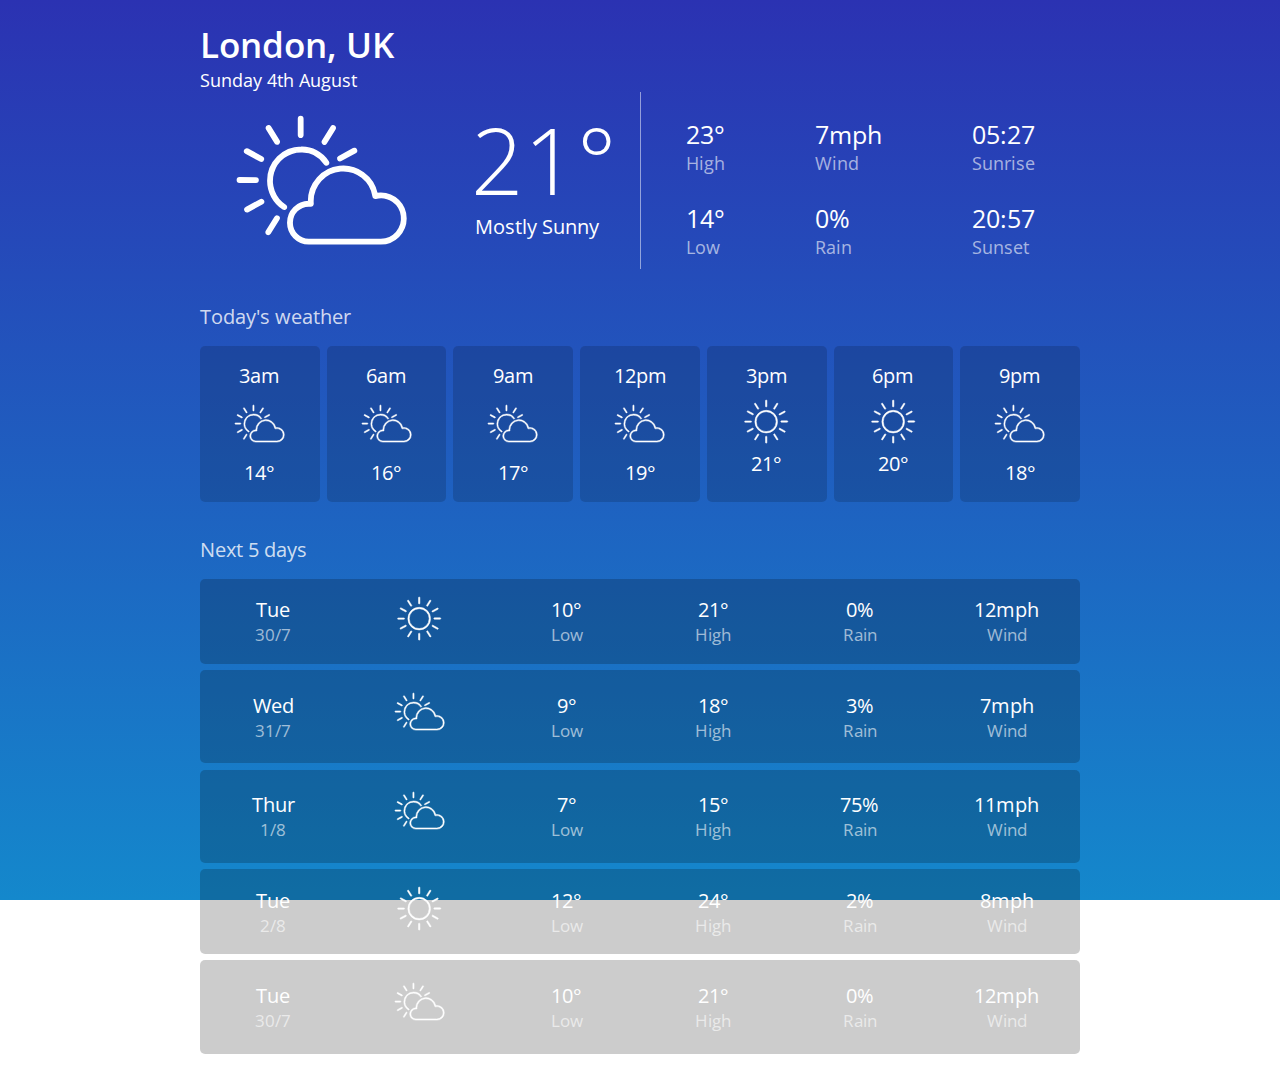
<file: AP/index.html>
<!DOCTYPE html>
<html lang="en">
<head>
  <meta charset="utf-8">
  <meta name="viewport" content="width=device-width, initial-scale=1">
  <title>Weather App</title>
  <link href="https://fonts.googleapis.com/css?family=Open+Sans:300,400,600,700&display=swap" rel="stylesheet">
  <link href="site.css" rel="stylesheet">
</head>
<body>

<main class="main-container">

  <div class="location-and-date">
    <h1 class="location-and-date__location">London, UK</h1>
    <div>Sunday 4th August</div>
  </div>


  <div class="current-temperature">
    <div class="current-temperature__icon-container">
      <img src="icons/mostly-sunny.svg" class="current-temperature__icon" alt="">
    </div>
    <div class="current-temperature__content-container">
      <div class="current-temperature__value">21&deg;</div>
      <div class="current-temperature__summary">Mostly Sunny</div>
    </div>
  </div>


  <div class="current-stats">
    <div>
      <div class="current-stats__value">23&deg;</div>
      <div class="current-stats__label">High</div>
      <div class="current-stats__value">14&deg;</div>
      <div class="current-stats__label">Low</div>
    </div>
    <div>
      <div class="current-stats__value">7mph</div>
      <div class="current-stats__label">Wind</div>
      <div class="current-stats__value">0%</div>
      <div class="current-stats__label">Rain</div>
    </div>
    <div>
      <div class="current-stats__value">05:27</div>
      <div class="current-stats__label">Sunrise</div>
      <div class="current-stats__value">20:57</div>
      <div class="current-stats__label">Sunset</div>
    </div>
  </div>

  <div class="weather-by-hour">
    <h2 class="weather-by-hour__heading">Today's weather</h2>
    <div class="weather-by-hour__container">
      <div class="weather-by-hour__item">
        <div class="weather-by-hour__hour">3am</div>
        <img src="icons/mostly-sunny.svg" alt="Mostly sunny">
        <div>14&deg;</div>
      </div>
      <div class="weather-by-hour__item">
        <div class="weather-by-hour__hour">6am</div>
        <img src="icons/mostly-sunny.svg" alt="Mostly sunny">
        <div>16&deg;</div>
      </div>
      <div class="weather-by-hour__item">
        <div class="weather-by-hour__hour">9am</div>
        <img src="icons/mostly-sunny.svg" alt="Mostly sunny">
        <div>17&deg;</div>
      </div>
      <div class="weather-by-hour__item">
        <div class="weather-by-hour__hour">12pm</div>
        <img src="icons/mostly-sunny.svg" alt="Mostly sunny">
        <div>19&deg;</div>
      </div>
      <div class="weather-by-hour__item">
        <div class="weather-by-hour__hour">3pm</div>
        <img src="icons/sunny.svg" alt="Sunny">
        <div>21&deg;</div>
      </div>
      <div class="weather-by-hour__item">
        <div class="weather-by-hour__hour">6pm</div>
        <img src="icons/sunny.svg" alt="Sunny">
        <div>20&deg;</div>
      </div>
      <div class="weather-by-hour__item">
        <div class="weather-by-hour__hour">9pm</div>
        <img src="icons/mostly-sunny.svg" alt="Mostly sunny">
        <div>18&deg;</div>
      </div>
    </div>
  </div>


  <div class="next-5-days">
    <h2 class="next-5-days__heading">Next 5 days</h2>
    <div class="next-5-days__container">

      <div class="next-5-days__row">

        <div class="next-5-days__date">
          Tue
          <div class="next-5-days__label">30/7</div>
        </div>

        <div class="next-5-days__low">
          10&deg;
          <div class="next-5-days__label">Low</div>
        </div>

        <div class="next-5-days__high">
          21&deg;
          <div class="next-5-days__label">High</div>
        </div>

        <div class="next-5-days__icon">
          <img src="icons/sunny.svg" alt="Sunny">
        </div>

        <div class="next-5-days__rain">
          0%
          <div class="next-5-days__label">Rain</div>
        </div>

        <div class="next-5-days__wind">
          12mph
          <div class="next-5-days__label">Wind</div>
        </div>

      </div>
      <div class="next-5-days__row">

        <div class="next-5-days__date">
          Wed
          <div class="next-5-days__label">31/7</div>
        </div>

        <div class="next-5-days__low">
          9&deg;
          <div class="next-5-days__label">Low</div>
        </div>

        <div class="next-5-days__high">
          18&deg;
          <div class="next-5-days__label">High</div>
        </div>

        <div class="next-5-days__icon">
          <img src="icons/mostly-sunny.svg" alt="Mostly sunny">
        </div>

        <div class="next-5-days__rain">
          3%
          <div class="next-5-days__label">Rain</div>
        </div>

        <div class="next-5-days__wind">
          7mph
          <div class="next-5-days__label">Wind</div>
        </div>

      </div>
      <div class="next-5-days__row">

        <div class="next-5-days__date">
          Thur
          <div class="next-5-days__label">1/8</div>
        </div>

        <div class="next-5-days__low">
          7&deg;
          <div class="next-5-days__label">Low</div>
        </div>

        <div class="next-5-days__high">
          15&deg;
          <div class="next-5-days__label">High</div>
        </div>

        <div class="next-5-days__icon">
          <img src="icons/mostly-sunny.svg" alt="Mostly sunny">
        </div>

        <div class="next-5-days__rain">
          75%
          <div class="next-5-days__label">Rain</div>
        </div>

        <div class="next-5-days__wind">
          11mph
          <div class="next-5-days__label">Wind</div>
        </div>

      </div>
      <div class="next-5-days__row">

        <div class="next-5-days__date">
          Tue
          <div class="next-5-days__label">2/8</div>
        </div>

        <div class="next-5-days__low">
          12&deg;
          <div class="next-5-days__label">Low</div>
        </div>

        <div class="next-5-days__high">
          24&deg;
          <div class="next-5-days__label">High</div>
        </div>

        <div class="next-5-days__icon">
          <img src="icons/sunny.svg" alt="Sunny">
        </div>

        <div class="next-5-days__rain">
          2%
          <div class="next-5-days__label">Rain</div>
        </div>

        <div class="next-5-days__wind">
          8mph
          <div class="next-5-days__label">Wind</div>
        </div>

      </div>
      <div class="next-5-days__row">

        <div class="next-5-days__date">
          Tue
          <div class="next-5-days__label">30/7</div>
        </div>

        <div class="next-5-days__low">
          10&deg;
          <div class="next-5-days__label">Low</div>
        </div>

        <div class="next-5-days__high">
          21&deg;
          <div class="next-5-days__label">High</div>
        </div>

        <div class="next-5-days__icon">
          <img src="icons/mostly-sunny.svg" alt="Mostly sunny">
        </div>

        <div class="next-5-days__rain">
          0%
          <div class="next-5-days__label">Rain</div>
        </div>

        <div class="next-5-days__wind">
          12mph
          <div class="next-5-days__label">Wind</div>
        </div>

      </div>

    </div>
  </div>

</main>

</body>
</html>
</file>
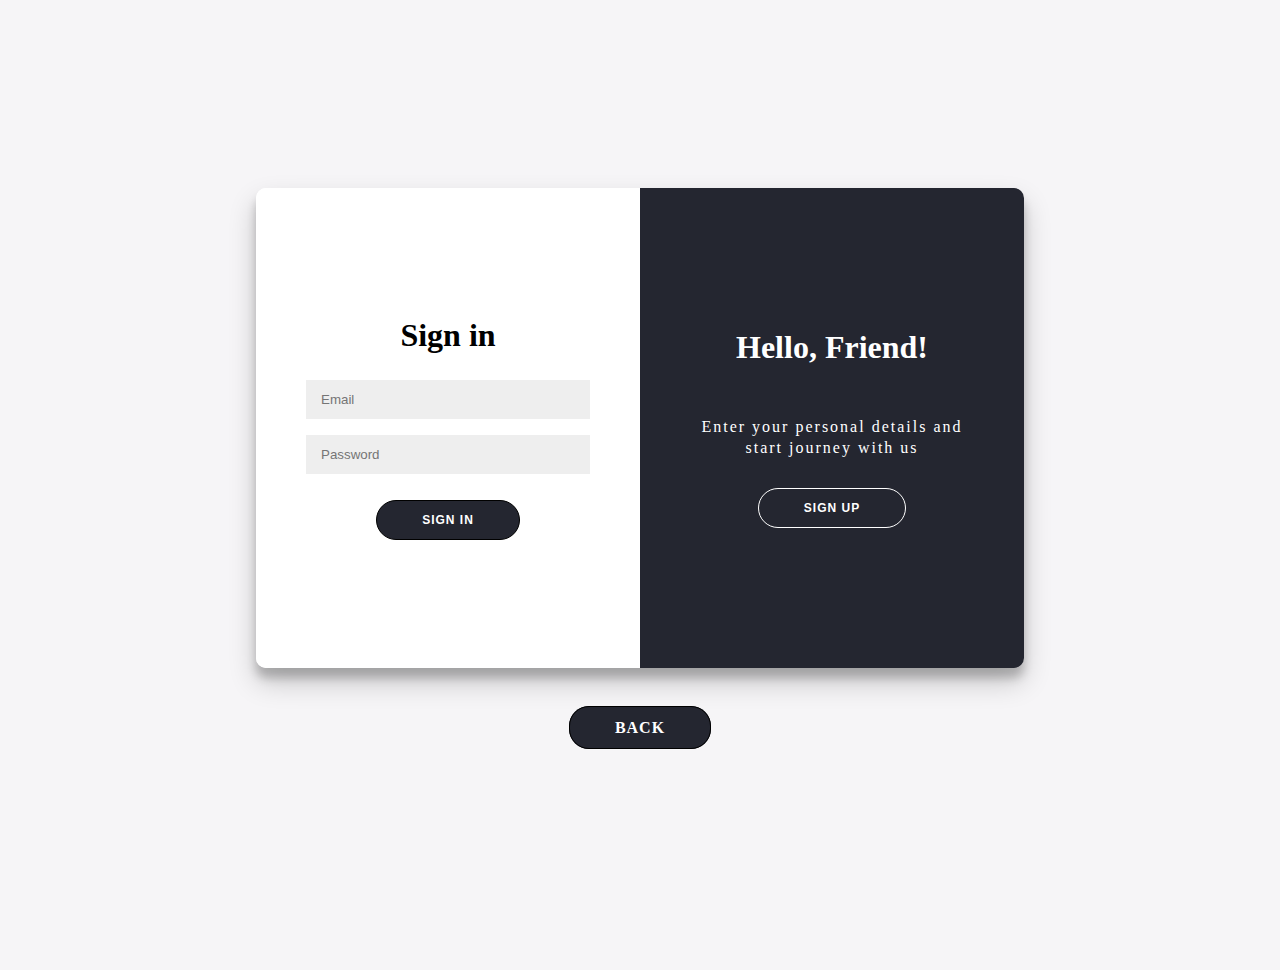
<file: signin-signup.html>
<!DOCTYPE html>
<html lang="en">
<head>
    <meta charset="UTF-8">
    <meta http-equiv="X-UA-Compatible" content="IE=edge">
    <meta name="viewport" content="width=device-width, initial-scale=1.0">
    <title>Account | IV-Weather</title>
</head>
    
<link rel="stylesheet" href="sign2.css">
<body>

<!-- <link rel="stylesheet" href="https://use.fontawesome.com/releases/v5.8.1/css/all.css"
    integrity="sha384-50oBUHEmvpQ+1lW4y57PTFmhCaXp0ML5d60M1M7uH2+nqUivzIebhndOJK28anvf"
    crossorigin="anonymous"> -->

<div class="container" id="container">
        <div class="form-container sign-up-container">
            <form action="#">
                <h1>Create Account</h1>
                <br>
                <!-- <div class="social-container">
                    <a href="#" class="social"><i class="fab fa-facebook-f"></i></a>
                    <a href="#" class="social"><i class="fab fa-google-plus-g"></i></a>
                    <a href="#" class="social"><i class="fab fa-linkedin-in"></i></a>
                </div> -->
                <!-- <span>or use your email for registration</span> -->
                <input type="text" placeholder="Name" />
                <input type="email" placeholder="Email" />
                <input type="password" placeholder="Password" />
                <br>
                <button>Sign Up</button>
            </form>
        </div>
        <div class="form-container sign-in-container">
            <form action="#">
                <h1>Sign in</h1>
                <br>
                <div class="social-container">
                    <a href="#" class="social"><i class="fab fa-facebook-f"></i></a>
                    <a href="#" class="social"><i class="fab fa-google-plus-g"></i></a>
                    <a href="#" class="social"><i class="fab fa-linkedin-in"></i></a>
                </div>
                <!-- <span>or use your account</span> -->
                <input type="email" placeholder="Email" />
                <input type="password" placeholder="Password" />
                <!-- <a href="#">Forgot your password?</a> -->
                <br>
                <button>Sign In</button>
                
            </form>
        </div>
        <div class="overlay-container">
            <div class="overlay">
                <div class="overlay-panel overlay-left">
                    <h1>Welcome Back!</h1>
                    <p>To keep connected with us please login with your personal info</p>
                    <button class="ghost" id="signIn">Sign In</button>
                </div>
                <div class="overlay-panel overlay-right">
                    <h1>Hello, Friend!</h1>
                    <p>Enter your personal details and start journey with us</p>
                    <button class="ghost" id="signUp">Sign Up</button>
                </div>
            </div>
        </div>
    </div>
<!-- 
<div class="footer">
<b>	Follow me on </b>
	<div class="icons">
		<a href="https://github.com/kvaibhav01" target="_blank" class="social"><i class="fab fa-github"></i></a>
		<a href="https://www.instagram.com/vaibhavkhulbe143/" target="_blank" class="social"><i class="fab fa-instagram"></i></a>
		<a href="https://medium.com/@vaibhavkhulbe" target="_blank" class="social"><i class="fab fa-medium"></i></a>
		<a href="https://twitter.com/vaibhav_khulbe" target="_blank" class="social"><i class="fab fa-twitter-square"></i></a>
		<a href="https://linkedin.com/in/vaibhav-khulbe/" target="_blank" class="social"><i class="fab fa-linkedin"></i></a>
		</div>
	</div> -->

<br><br>
<a  href="index.html"> <span id="samosa" >Back</span></a>
<script src="sign.js"></script>





</body>
</html>
</file>
<file: AP/site.css>
* {
  -webkit-font-smoothing: antialiased;
  -moz-osx-font-smoothing: grayscale;
  box-sizing: border-box;
}

body {
  margin: 12px;
  font-size: 100%;
  font-family: 'Open Sans', sans-serif;
  color: white;
  height: 100%;
  background: linear-gradient(to bottom, rgb(43,50,178) 0%, rgb(20,136,204) 100%);
  background-repeat: no-repeat;
  background-attachment: fixed;
}

@media screen and (min-width: 700px) {
  body {
    margin: 20px;
  }
}

.main-container {
  display: flex;
  flex-wrap: wrap;
}

@media screen and (min-width: 920px) {
  .main-container {
    width: 880px;
    margin: 8px auto;
    font-size: 1.1em;
  }
}


/* location-and-date */
.location-and-date {
  width: 100%;
}

.location-and-date__location {
  margin: 0;
  font-size: 2em;
  font-weight: 600;
}



/* current-temperature */
.current-temperature {
  display: flex;
  margin-top: 0.25em;
  width: 100%;
}

.current-temperature__icon-container {
  flex-grow: 1.25;
  text-align: center;
}

.current-temperature__content-container {
  flex-grow: 1;
  text-align: center;
}

.current-temperature__icon {
  width: 10.5em;
}

.current-temperature__value {
  font-size: 5.25em;
  font-weight: 300;
}

.current-temperature__summary {
  margin-top: -0.5em;
  margin-left: -0.6em;
  text-align: center;
  font-size: 1.125em;
}



/* current-stats */
.current-stats {
  display: flex;
  justify-content: space-around;
  padding-bottom: 1em;
  width: 100%;
  border-top: 1px solid rgba(255,255,255,0.5);
  border-bottom: 1px solid rgba(255,255,255,0.5);
}

@media screen and (min-width: 700px) {
  .current-stats {
    margin-bottom: 1em;
    padding-bottom: 0;
    border-top: none;
    border-bottom: none;
    border-left: 1px solid rgba(255,255,255,0.5);
  }
}

.current-stats__value {
  margin-top: 1em;
  font-size: 1.44em;
}

.current-stats__label {
  color: rgba(255,255,255,0.6);
}

@media screen and (min-width: 700px) {
  .current-temperature,
  .current-stats {
    width: 50%;
  }
}



/* weather-by-hour */
.weather-by-hour {
  display: none;
  width: 100%;
}

@media screen and (min-width: 700px) {
  .weather-by-hour {
    display: block;
  }
}

.weather-by-hour__container {
  display: flex;
  justify-content: space-between;
}

.weather-by-hour__heading,
.next-5-days__heading {
  color: rgba(255,255,255,0.8);
  font-size: 1em;
  font-weight: normal;
}

@media screen and (min-width: 768px) {
  .weather-by-hour__heading,
  .next-5-days__heading {
    font-size: 1.125em;
  }
}

.weather-by-hour__item {
  padding: 0.8em 0;
  width: 13%;
  border-radius: 5px;
  background-color: rgba(0,0,0,0.15);
  font-size: 1.125em;
  text-align: center;
}

@media screen and (min-width: 880px) {
  .weather-by-hour__item {
    width: 6.05em;
  }
}

.weather-by-hour__hour {
  margin-bottom: 0.5em;
}



/* next-5-days */
.next-5-days {
  width: 100%;
  margin-top: 1em;
}

.next-5-days__container {
  display: flex;
  flex-wrap: wrap;
}

.next-5-days__row {
  display: flex;
  flex-wrap: wrap;
  justify-content: space-around;
  align-items: center;
  margin-bottom: 0.3em;
  padding: 0.8em 0;
  width: 100%;
  border-radius: 5px;
  background-color: rgba(0,0,0,0.20);
  font-size: 1.19em;
  text-align: center;
}

.next-5-days__label {
  color: rgba(255,255,255,0.6);
  font-size: 0.83em;
}

.next-5-days__date,
.next-5-days__high,
.next-5-days__low,
.next-5-days__icon,
.next-5-days__rain,
.next-5-days__wind {
  width: 33.33333%;
  font-size: 0.95em;
}

.next-5-days__date,
.next-5-days__high,
.next-5-days__low {
  margin-bottom: 0.6em;
}

@media screen and (min-width: 450px) {
  .next-5-days__date,
  .next-5-days__high,
  .next-5-days__low,
  .next-5-days__icon,
  .next-5-days__rain,
  .next-5-days__wind {
    width: 16.666666%;
    margin-bottom: initial;
  }

  .next-5-days__date {
    order: -2;
  }

  .next-5-days__icon {
    order: -1;
  }
}
</file>
<file: sign2.css>
@import url('https://fonts.googleapis.com/css?family=Montserrat:400,800');

* {
    box-sizing: border-box;
}

body {
    /* font-family: 'Montserrat', sans-serif; */
    /* font-family: 'Gill Sans', 'Gill Sans MT', Calibri, 'Trebuchet MS', sans-serif; */
    font-family: 'Times New Roman', Times, serif;
    background: #f6f5f7;
    display: flex;
    flex-direction: column;
    justify-content: center;
    align-items: center;
    height: 100vh;
    margin: -20px 0 50px;
		margin-top: 20px;
}

h1 {
    font-weight: bold;
    margin: 0;
}

p {
    /* font-size: 14px; */
    font-size: 16px;
    font-weight: 100;
    line-height: 21px;
    letter-spacing: 2px;
    margin: 50px 0px 30px;
}

span {
    font-size: 12px;
}

a {
    color: rgb(230, 223, 223);
    font-size: 14px;
    text-decoration: none;
    margin: 15px 0;
}

.container {
    background: #fff;
    border-radius: 10px;
    box-shadow: 0 14px 28px rgba(0, 0, 0, .2), 0 10px 10px rgba(0, 0, 0, .2);
    position: relative;
    overflow: hidden;
    width: 768px;
    max-width: 100%;
    min-height: 480px;
}

.form-container form {
    background: #fff;
    display: flex;
    flex-direction: column;
    padding:  0 50px;
    height: 100%;
    justify-content: center;
    align-items: center;
    text-align: center;
}

/* .social-container {
    margin: 20px 0;
}

.social-container a {
    border: 1px solid #ddd;
    border-radius: 50%;
    display: inline-flex;
    justify-content: center;
    align-items: center;
    margin: 0 5px;
    height: 40px;
    width: 40px;
} */

.form-container input {
    background: #eee;
    border: none;
    padding: 12px 15px;
    margin: 8px 0;
    width: 100%;
}

button {
    border-radius: 20px;
    border: 1px solid #000000;
    /* background: #ff445c; */
    background: #242630;
    
    color: #fff;
    font-size: 12px;
    font-weight: bold;
    padding: 12px 45px;
    letter-spacing: 1px;
    text-transform: uppercase;
    transition: transform 80ms ease-in;
}

button:active {
    transform: scale(.95);
}

button:focus {
    outline: none;
}

button.ghost {
    background: transparent;
    border-color: #fff;
}

.form-container {
    position: absolute;
    top: 0;
    height: 100%;
    transition: all .6s ease-in-out;
}

.sign-in-container {
    left: 0;
    width: 50%;
    z-index: 2;
}

.sign-up-container {
    left: 0;
    width: 50%;
    z-index: 1;
    opacity: 0;
}

.overlay-container {
    position: absolute;
    top: 0;
    left: 50%;
    width: 50%;
    height: 100%;
    overflow: hidden;
    transition: transform .6s ease-in-out;
    z-index: 100;
}

.overlay {

    background: #1e202b;
    background: linear-gradient(to right, #242630, #242630) no-repeat 0 0 / cover;
    color: #fff;
    position: relative;
    left: -100%;
    height: 100%;
    width: 200%;
    transform: translateY(0);
    transition: transform .6s ease-in-out;
}

.overlay-panel {
    position: absolute;
    top: 0;
    display: flex;
    flex-direction: column;
    justify-content: center;
    align-items: center;
    padding: 0 40px;
    height: 100%;
    width: 50%;
    text-align: center;
    transform: translateY(0);
    transition: transform .6s ease-in-out;
}

.overlay-right {
    right: 0;
    transform: translateY(0);
}

.overlay-left {
    transform: translateY(-20%);
}

/* Move signin to right */
.container.right-panel-active .sign-in-container {
    transform: translateY(100%);
}

/* Move overlay to left */
.container.right-panel-active .overlay-container {
    transform: translateX(-100%);
}

/* Bring signup over signin */
.container.right-panel-active .sign-up-container {
    transform: translateX(100%);
    opacity: 1;
    z-index: 5;
}

/* Move overlay back to right */
.container.right-panel-active .overlay {
    transform: translateX(50%);
}

/* Bring back the text to center */
.container.right-panel-active .overlay-left {
    transform: translateY(0);
}

/* Same effect for right */
.container.right-panel-active .overlay-right {
    transform: translateY(20%);
}

.footer {
	margin-top: 25px;
	text-align: center;
}


.icons {
	display: flex;
	width: 30px;
	height: 30px;
	letter-spacing: 15px;
	align-items: center;
}

span#samosa{
    border-radius: 20px;
    border: 1px solid #000000;
    
    background: #242630;
    
    color: #fff;
    font-size: 16px;
    font-weight: bold;
    padding: 12px 45px;
    letter-spacing: 1px;
    text-transform: uppercase;
    transition: transform 80ms ease-in;
    margin-top: 0;
    
}

#samosa:active {
    transform: scale(.95);
}

#samosa:focus {
    outline: none;
}
</file>
